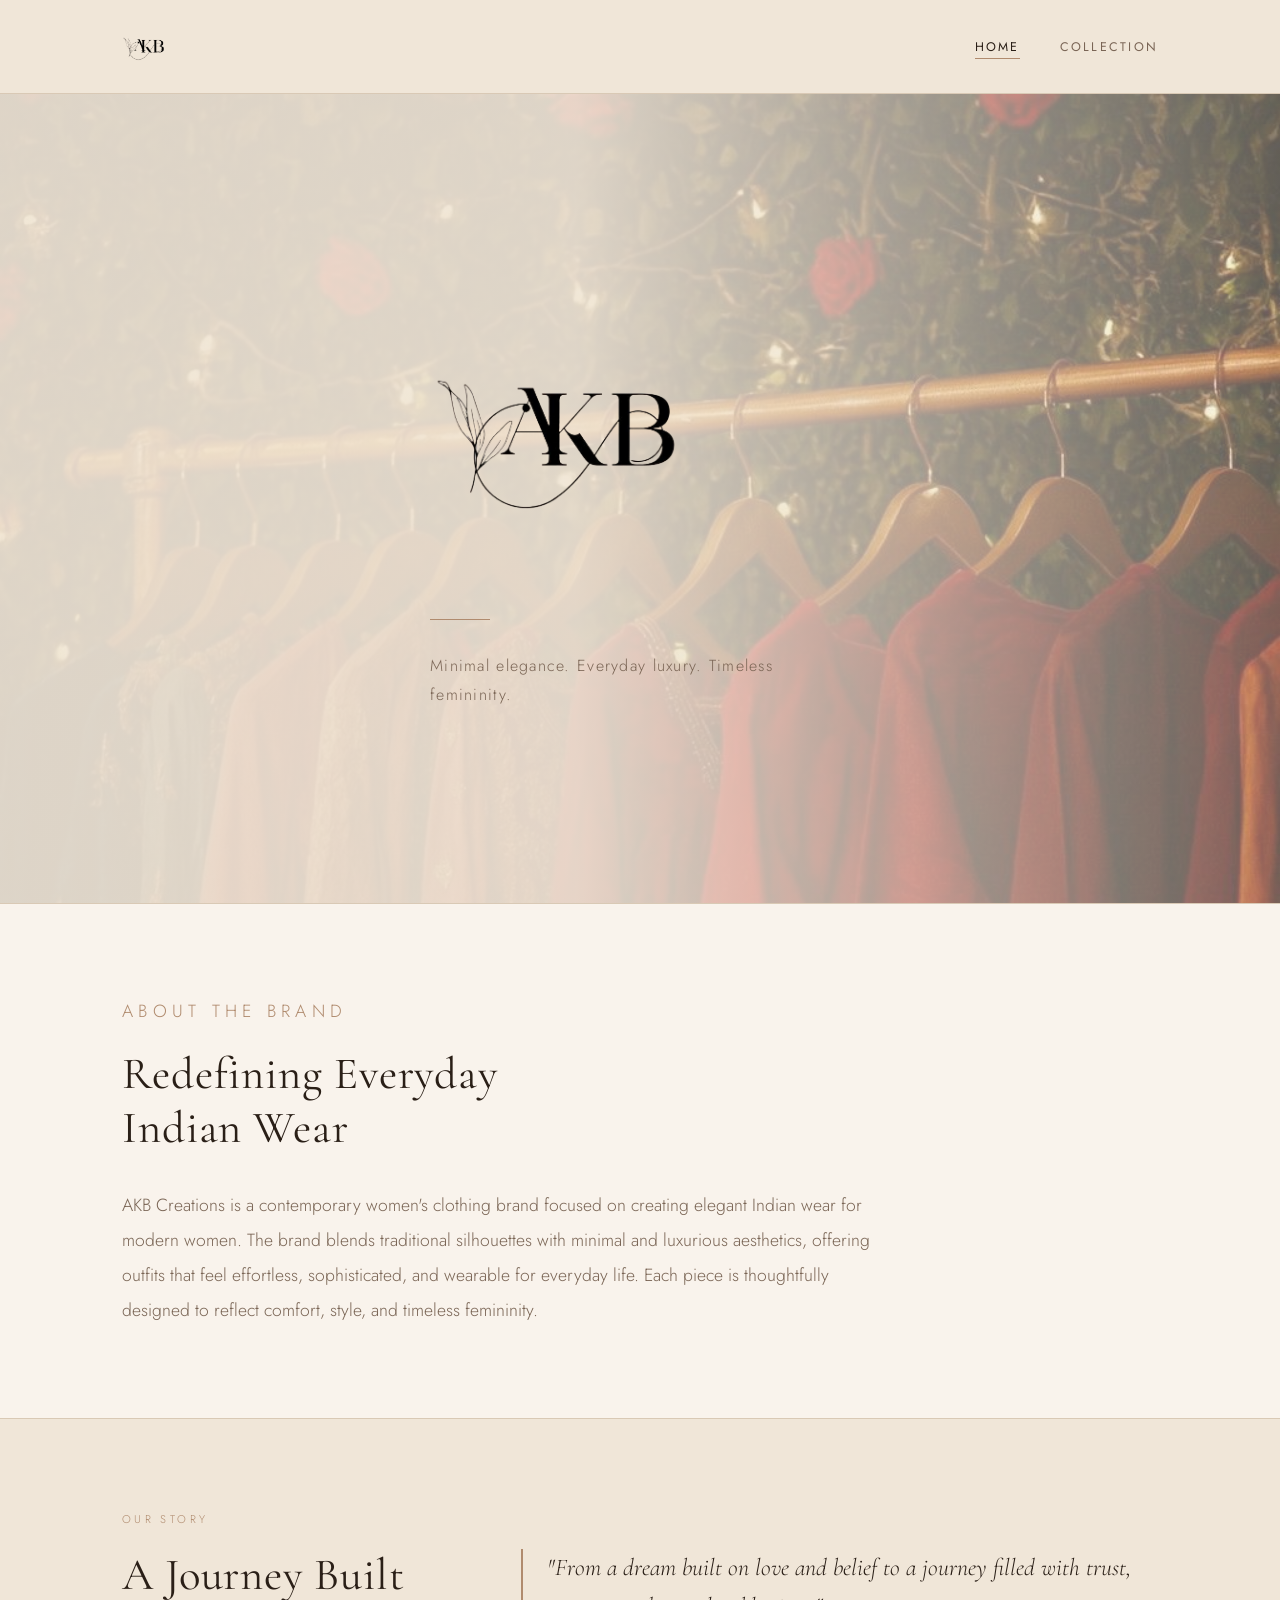
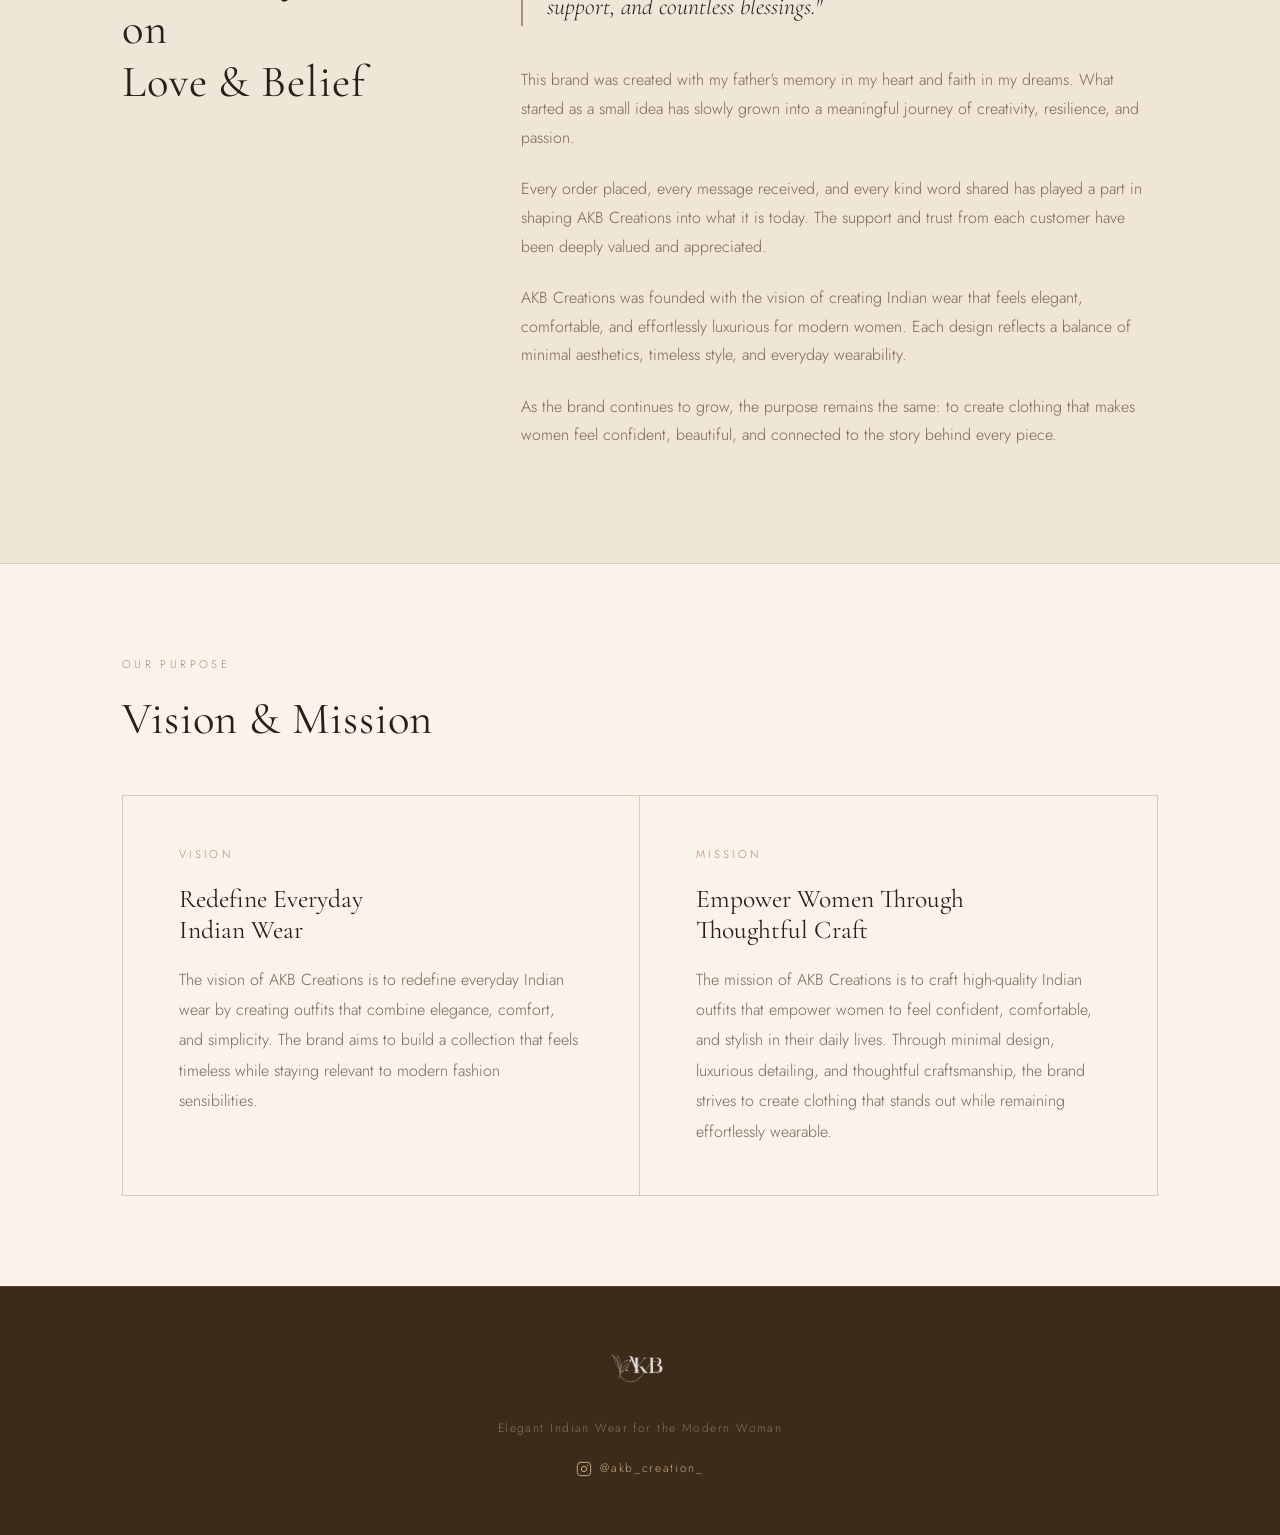
<file: index.html>
<!DOCTYPE html>
<html lang="en">
<head>
  <meta charset="UTF-8" />
  <meta name="viewport" content="width=device-width, initial-scale=1.0" />
  <title>AKB Creations — Elegant Indian Wear</title>
  <link rel="stylesheet" href="styles.css" />
</head>
<body>

  <!-- Navigation -->
  <nav>
    <div class="nav-inner">
      <a href="index.html" class="nav-logo"><img src="Images/png logo.png" alt="AKB Creations" class="nav-logo-img" /></a>
      <ul class="nav-links">
        <li><a href="index.html" class="active">Home</a></li>
        <li><a href="collection.html">Collection</a></li>
      </ul>
    </div>
  </nav>

  <!-- Hero -->
  <section class="hero">
    <div class="hero-bg">
      <img src="Images/hero bg image.jpeg" alt="" class="hero-bg-img" />
      <div class="hero-overlay"></div>
    </div>
    <div class="container hero-content">
      <img src="Images/png logo.png" alt="AKB Creations" class="hero-logo" />
      <div class="hero-divider"></div>
      <p class="hero-tagline">Minimal elegance. Everyday luxury. Timeless femininity.</p>
    </div>
  </section>

  <!-- Brand Introduction -->
  <section class="brand-intro">
    <div class="container">
      <p class="section-label">About the Brand</p>
      <h2>Redefining Everyday<br>Indian Wear</h2>
      <div style="height: 2rem;"></div>
      <p class="intro-text">
        AKB Creations is a contemporary women's clothing brand focused on creating elegant Indian wear for modern women. The brand blends traditional silhouettes with minimal and luxurious aesthetics, offering outfits that feel effortless, sophisticated, and wearable for everyday life. Each piece is thoughtfully designed to reflect comfort, style, and timeless femininity.
      </p>
    </div>
  </section>

  <!-- Brand Story -->
  <section class="brand-story">
    <div class="container">
      <div class="story-grid">

        <div class="story-heading">
          <p class="section-label">Our Story</p>
          <h2>A Journey Built on<br>Love & Belief</h2>
        </div>

        <div class="story-body">
          <blockquote class="story-quote">
            "From a dream built on love and belief to a journey filled with trust, support, and countless blessings."
          </blockquote>
          <p>
            This brand was created with my father's memory in my heart and faith in my dreams. What started as a small idea has slowly grown into a meaningful journey of creativity, resilience, and passion.
          </p>
          <p>
            Every order placed, every message received, and every kind word shared has played a part in shaping AKB Creations into what it is today. The support and trust from each customer have been deeply valued and appreciated.
          </p>
          <p>
            AKB Creations was founded with the vision of creating Indian wear that feels elegant, comfortable, and effortlessly luxurious for modern women. Each design reflects a balance of minimal aesthetics, timeless style, and everyday wearability.
          </p>
          <p>
            As the brand continues to grow, the purpose remains the same: to create clothing that makes women feel confident, beautiful, and connected to the story behind every piece.
          </p>
        </div>

      </div>
    </div>
  </section>

  <!-- Vision & Mission -->
  <section class="vision-mission">
    <div class="container">
      <p class="section-label">Our Purpose</p>
      <h2 style="margin-bottom: 3rem;">Vision &amp; Mission</h2>
      <div class="vm-grid">

        <div class="vm-card">
          <p class="section-label">Vision</p>
          <h3>Redefine Everyday<br>Indian Wear</h3>
          <p>
            The vision of AKB Creations is to redefine everyday Indian wear by creating outfits that combine elegance, comfort, and simplicity. The brand aims to build a collection that feels timeless while staying relevant to modern fashion sensibilities.
          </p>
        </div>

        <div class="vm-card">
          <p class="section-label">Mission</p>
          <h3>Empower Women Through<br>Thoughtful Craft</h3>
          <p>
            The mission of AKB Creations is to craft high-quality Indian outfits that empower women to feel confident, comfortable, and stylish in their daily lives. Through minimal design, luxurious detailing, and thoughtful craftsmanship, the brand strives to create clothing that stands out while remaining effortlessly wearable.
          </p>
        </div>

      </div>
    </div>
  </section>

  <!-- Footer -->
  <footer>
    <div class="container">
      <img src="Images/png logo.png" alt="AKB Creations" class="footer-logo-img" />
      <p>Elegant Indian Wear for the Modern Woman</p>
      <a class="footer-instagram" href="https://www.instagram.com/akb_creation_" target="_blank" rel="noopener noreferrer">
        <svg width="16" height="16" viewBox="0 0 24 24" fill="none" stroke="currentColor" stroke-width="1.5" stroke-linecap="round" stroke-linejoin="round"><rect x="2" y="2" width="20" height="20" rx="5" ry="5"/><circle cx="12" cy="12" r="4"/><circle cx="17.5" cy="6.5" r="1" fill="currentColor" stroke="none"/></svg>
        @akb_creation_
      </a>
    </div>
  </footer>

</body>
</html>
</file>
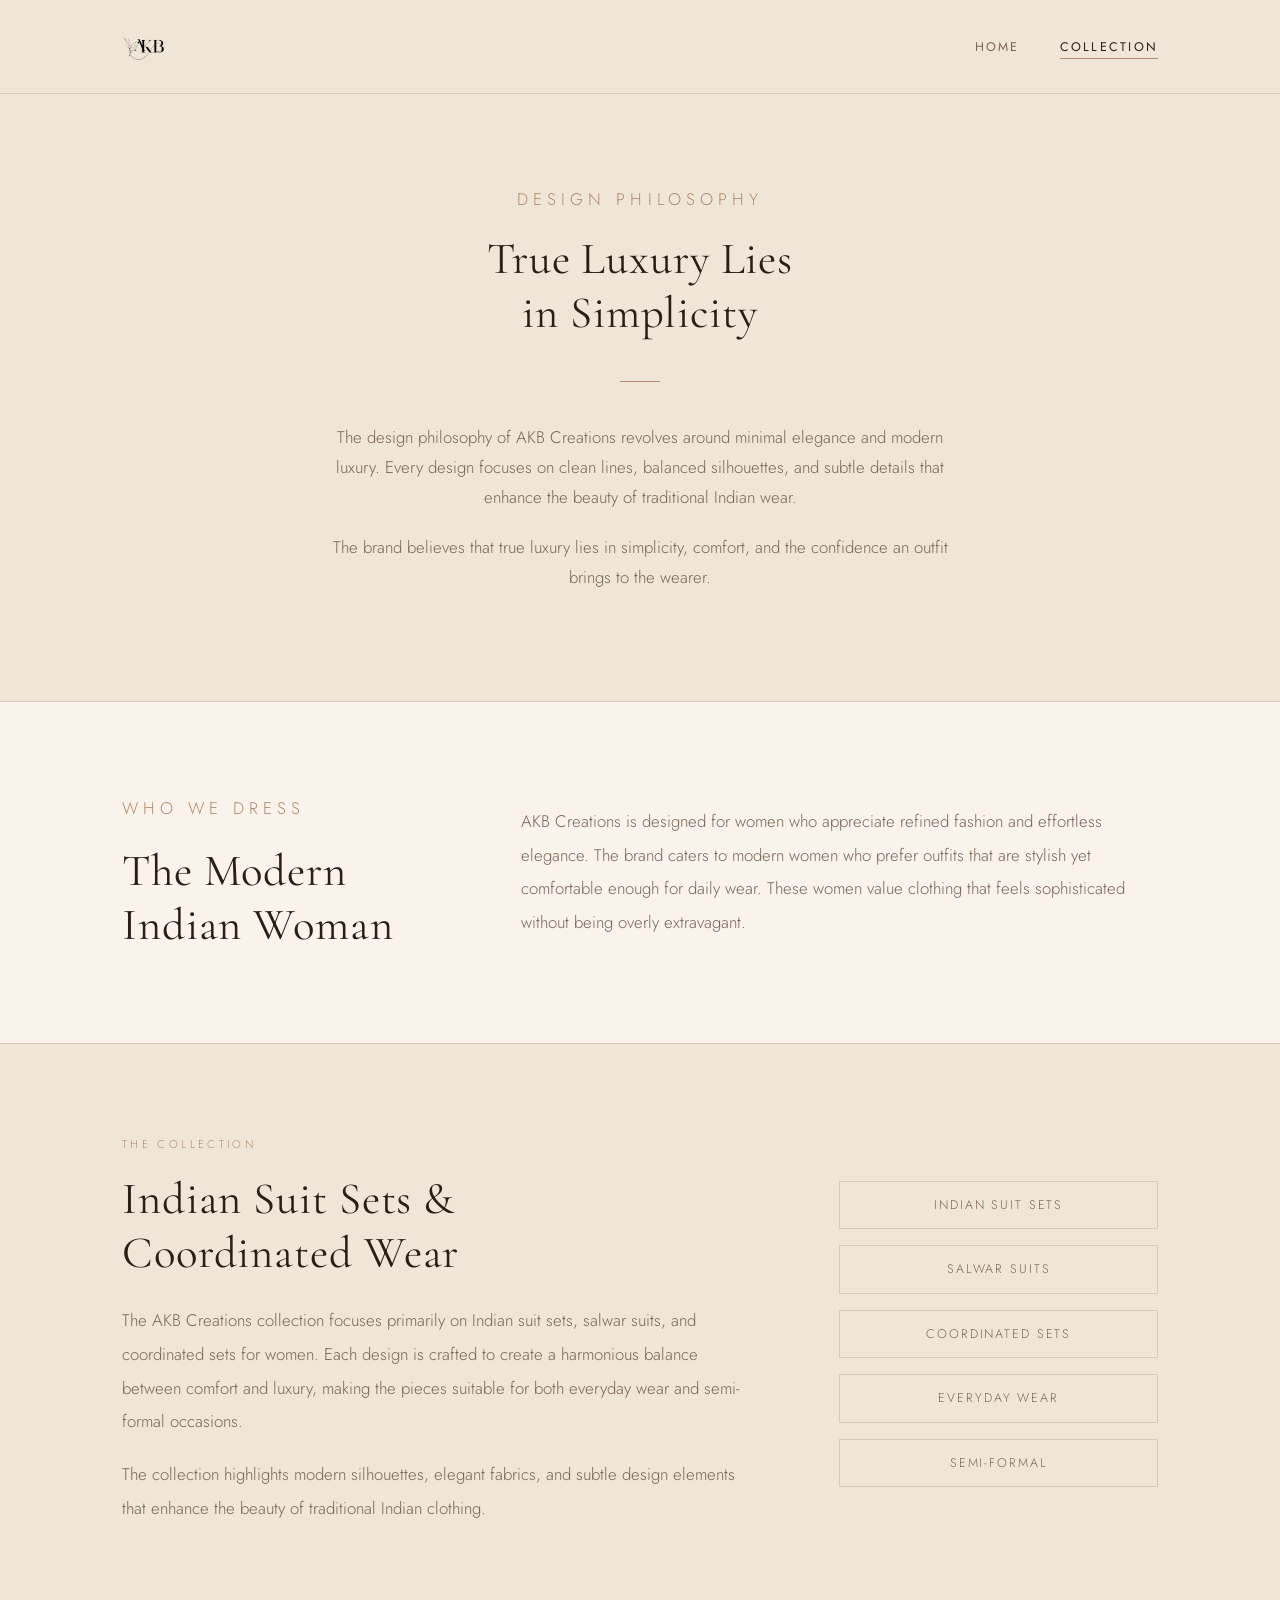
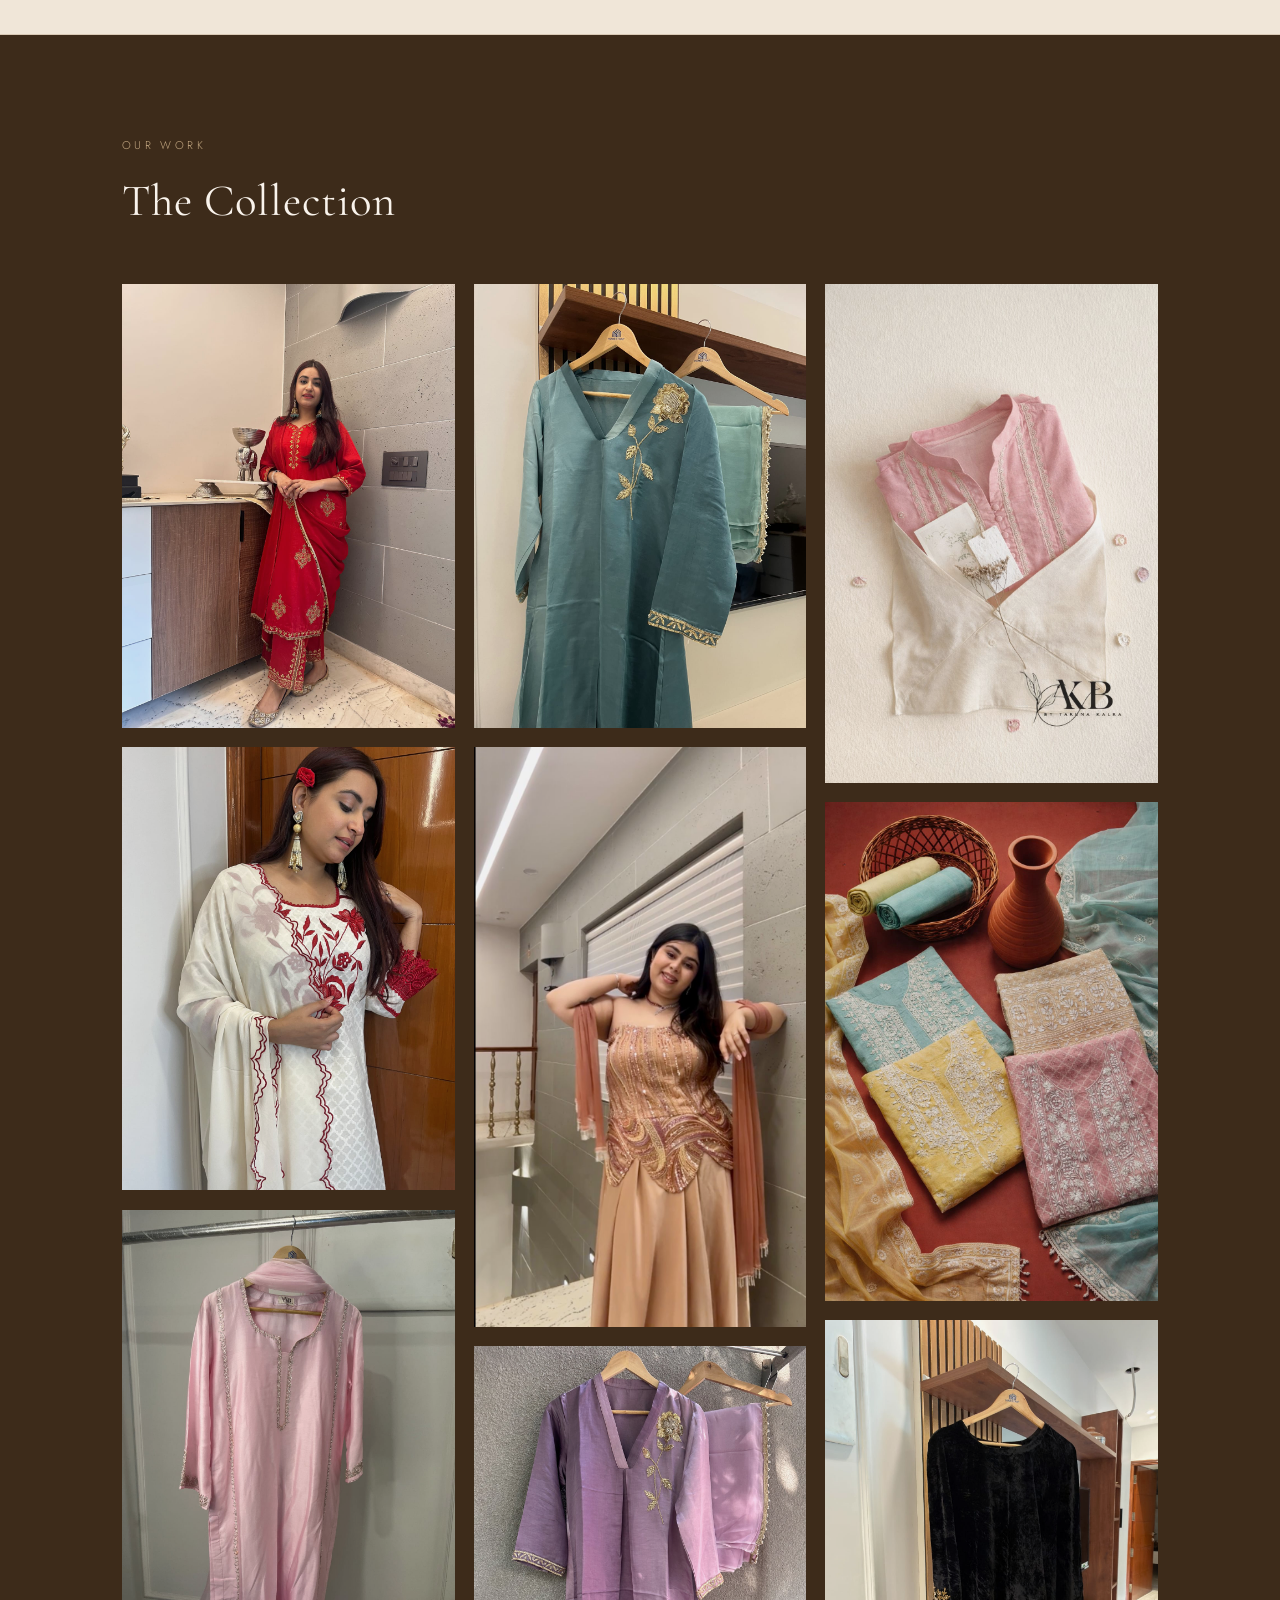
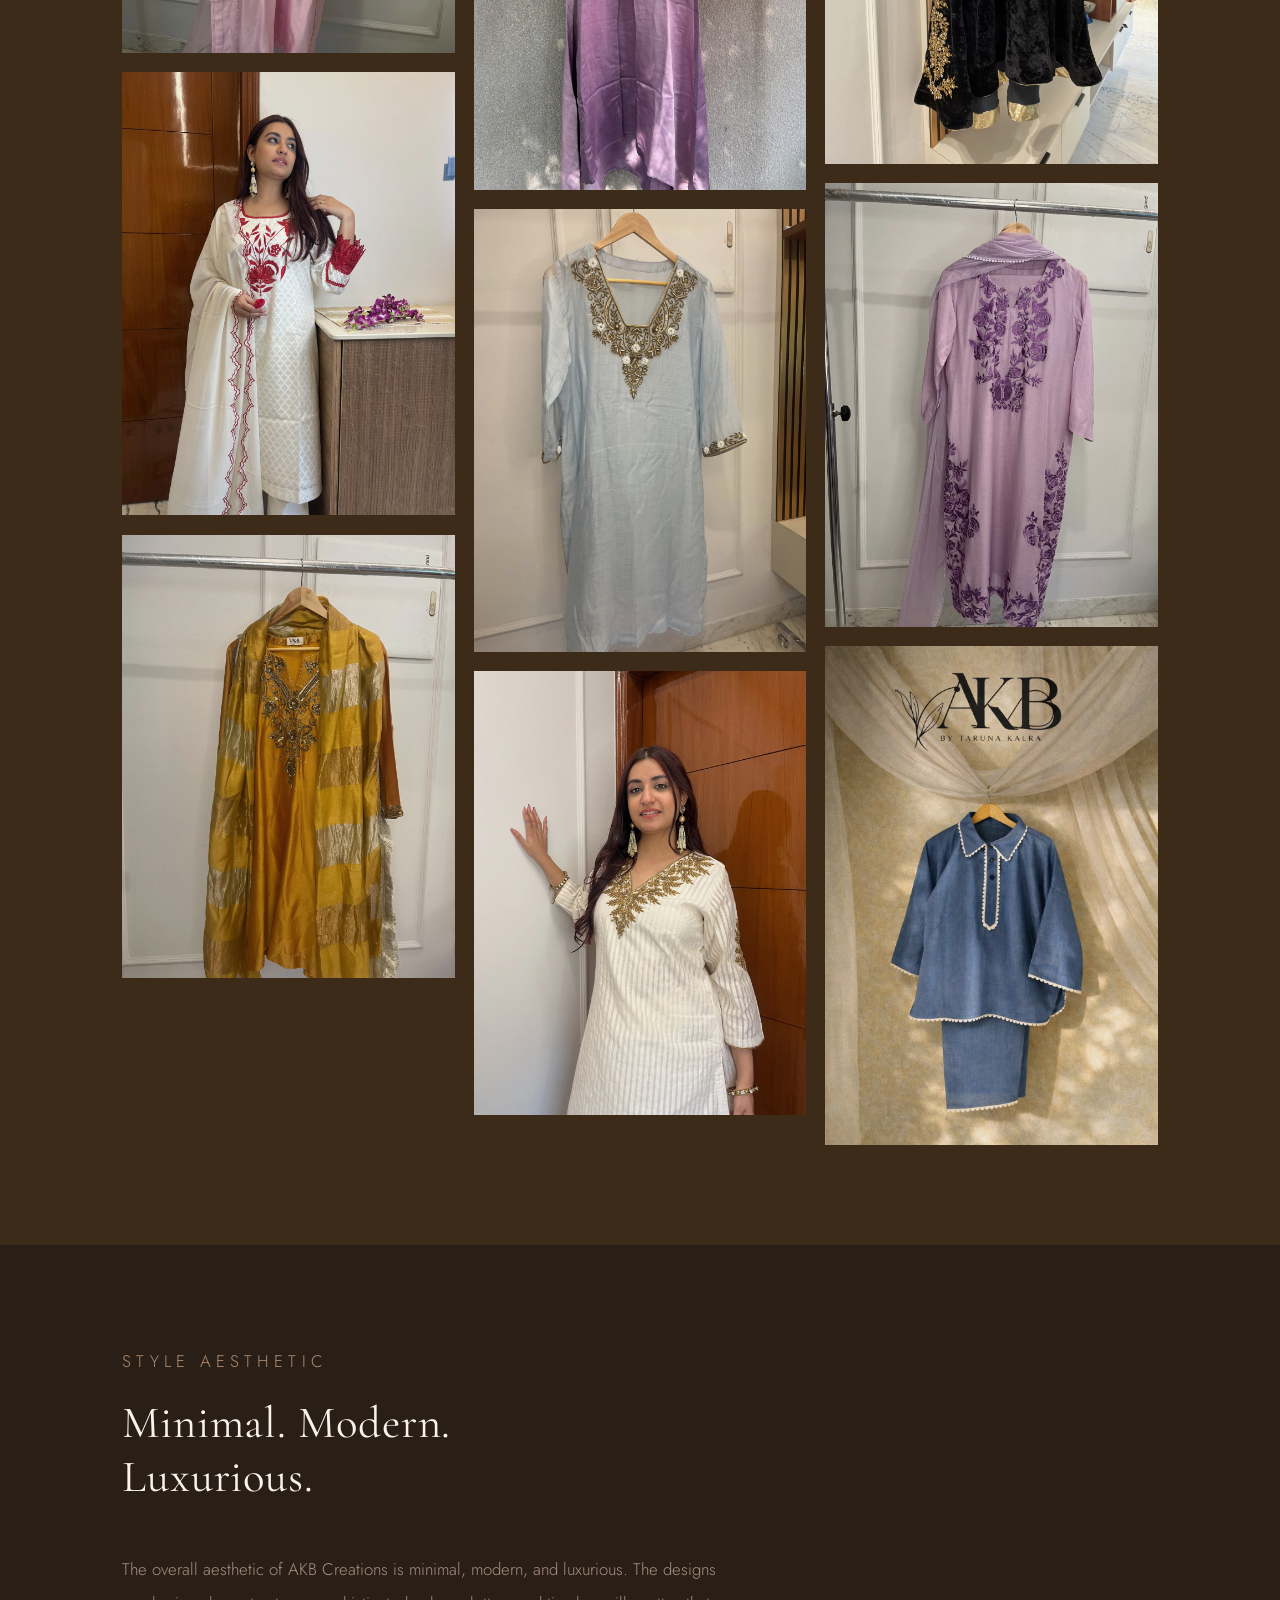
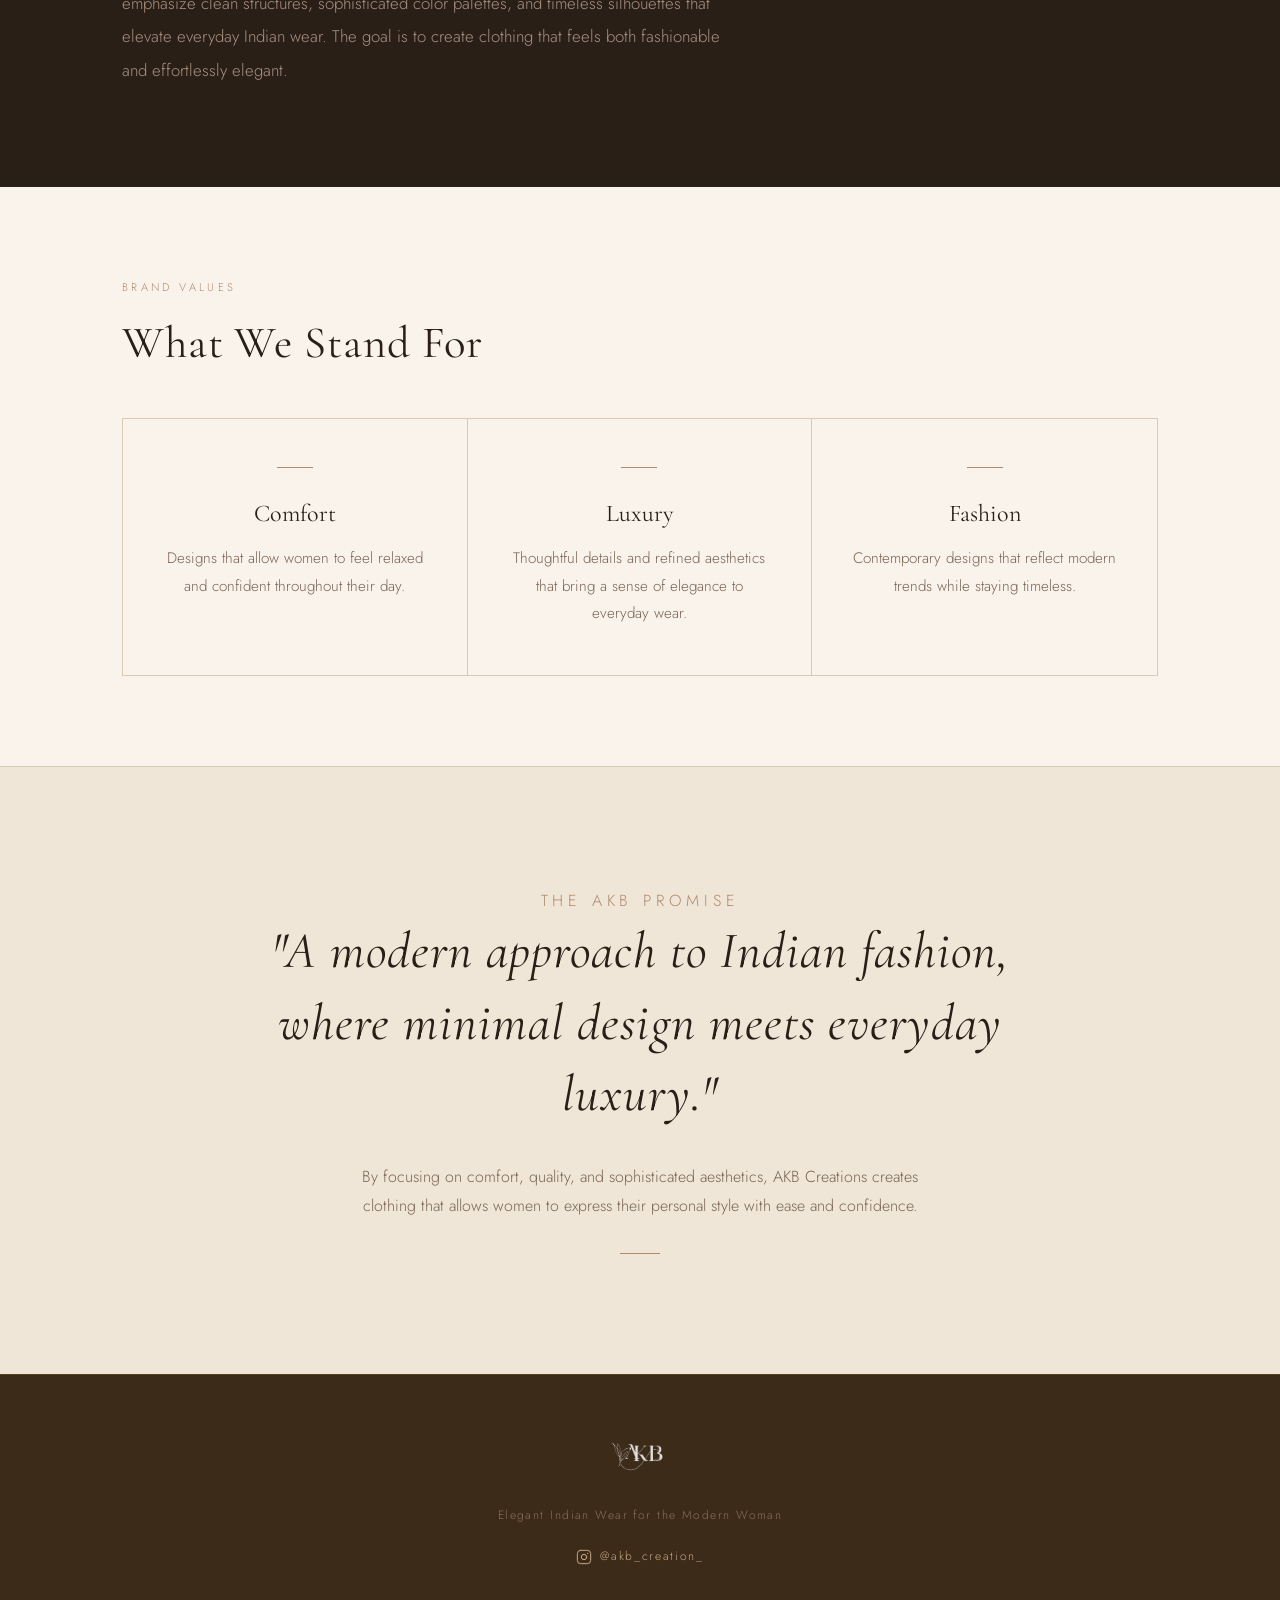
<file: collection.html>
<!DOCTYPE html>
<html lang="en">
<head>
  <meta charset="UTF-8" />
  <meta name="viewport" content="width=device-width, initial-scale=1.0" />
  <title>Collection — AKB Creations</title>
  <link rel="stylesheet" href="styles.css" />
</head>
<body>

  <!-- Navigation -->
  <nav>
    <div class="nav-inner">
      <a href="index.html" class="nav-logo"><img src="Images/png logo.png" alt="AKB Creations" class="nav-logo-img" /></a>
      <ul class="nav-links">
        <li><a href="index.html">Home</a></li>
        <li><a href="collection.html" class="active">Collection</a></li>
      </ul>
    </div>
  </nav>

  <!-- Design Philosophy -->
  <section class="philosophy">
    <div class="container">
      <p class="section-label">Design Philosophy</p>
      <h2>True Luxury Lies<br>in Simplicity</h2>
      <div class="philosophy-rule"></div>
      <p>
        The design philosophy of AKB Creations revolves around minimal elegance and modern luxury. Every design focuses on clean lines, balanced silhouettes, and subtle details that enhance the beauty of traditional Indian wear.
      </p>
      <p>
        The brand believes that true luxury lies in simplicity, comfort, and the confidence an outfit brings to the wearer.
      </p>
    </div>
  </section>

  <!-- Target Audience -->
  <section class="audience">
    <div class="container">
      <div class="audience-grid">

        <div>
          <p class="section-label">Who We Dress</p>
          <h2>The Modern<br>Indian Woman</h2>
        </div>

        <div>
          <p>
            AKB Creations is designed for women who appreciate refined fashion and effortless elegance. The brand caters to modern women who prefer outfits that are stylish yet comfortable enough for daily wear. These women value clothing that feels sophisticated without being overly extravagant.
          </p>
        </div>

      </div>
    </div>
  </section>

  <!-- Collection Overview -->
  <section class="collection">
    <div class="container">
      <p class="section-label">The Collection</p>
      <div class="collection-inner">

        <div class="collection-body">
          <h2>Indian Suit Sets &amp;<br>Coordinated Wear</h2>
          <div style="height: 1.5rem;"></div>
          <p>
            The AKB Creations collection focuses primarily on Indian suit sets, salwar suits, and coordinated sets for women. Each design is crafted to create a harmonious balance between comfort and luxury, making the pieces suitable for both everyday wear and semi-formal occasions.
          </p>
          <p>
            The collection highlights modern silhouettes, elegant fabrics, and subtle design elements that enhance the beauty of traditional Indian clothing.
          </p>
        </div>

        <div>
          <div class="collection-tags">
            <div class="tag">Indian Suit Sets</div>
            <div class="tag">Salwar Suits</div>
            <div class="tag">Coordinated Sets</div>
            <div class="tag">Everyday Wear</div>
            <div class="tag">Semi-Formal</div>
          </div>
        </div>

      </div>
    </div>
  </section>

  <!-- Gallery -->
  <section class="gallery">
    <div class="container">
      <p class="section-label">Our Work</p>
      <h2>The Collection</h2>
      <div class="gallery-grid">
<div class="gallery-item"><img src="Images/11c15c69-87a7-4695-aff1-714f17620d5f.jpg" alt="AKB Creations" /></div>
        <div class="gallery-item"><img src="Images/1c4b0ad2-caaa-401c-b0ec-e03a98b5c4f3.jpg" alt="AKB Creations" /></div>
        <div class="gallery-item"><img src="Images/1ca8b375-45d3-421f-ad8c-0ab961c7d56d.jpg" alt="AKB Creations" /></div>
        <div class="gallery-item"><img src="Images/1e9a5d02-17e1-43d5-9476-5e0e0b22c959.jpg" alt="AKB Creations" /></div>
        <div class="gallery-item"><img src="Images/2b573044-c1dd-45ef-9f8e-ea7bdb1ff842.jpg" alt="AKB Creations" /></div>
        <div class="gallery-item"><img src="Images/2fd0eea7-bdd5-46d9-ae7e-5acf0698e09d.jpg" alt="AKB Creations" /></div>
        <div class="gallery-item"><img src="Images/3270d342-a6fe-4259-9a57-de9798175120.jpg" alt="AKB Creations" /></div>
        <div class="gallery-item"><img src="Images/34bc7487-451f-49b2-a863-8b9e280d2865.jpg" alt="AKB Creations" /></div>
        <div class="gallery-item"><img src="Images/93eec8b3-1af3-48a9-bc3f-472672fc3490.jpg" alt="AKB Creations" /></div>
        <div class="gallery-item"><img src="Images/a5467557-05fd-4f7b-b9c9-6a06199356eb.jpg" alt="AKB Creations" /></div>
        <div class="gallery-item"><img src="Images/a5f0e674-d90d-47a9-babc-88e64927adf6.jpg" alt="AKB Creations" /></div>
        <div class="gallery-item"><img src="Images/a7bffaeb-a062-48b9-afe7-c583db41ed8b.jpg" alt="AKB Creations" /></div>
        <div class="gallery-item"><img src="Images/d5c2dc8a-2f5f-46cf-8b9c-354d955e5714.jpg" alt="AKB Creations" /></div>
        <div class="gallery-item"><img src="Images/e24511c9-ce80-462c-bded-1e9c5a70a49e.jpg" alt="AKB Creations" /></div>
        <div class="gallery-item"><img src="Images/f49589ad-dce9-451d-a828-cf2936a7d186.jpg" alt="AKB Creations" /></div>
      </div>
    </div>
  </section>

  <!-- Style Aesthetic -->
  <section class="aesthetic">
    <div class="container">
      <p class="section-label">Style Aesthetic</p>
      <h2>Minimal. Modern.<br>Luxurious.</h2>
      <div style="height: 1.5rem;"></div>
      <p>
        The overall aesthetic of AKB Creations is minimal, modern, and luxurious. The designs emphasize clean structures, sophisticated color palettes, and timeless silhouettes that elevate everyday Indian wear. The goal is to create clothing that feels both fashionable and effortlessly elegant.
      </p>
    </div>
  </section>

  <!-- Brand Values -->
  <section class="values">
    <div class="container">
      <p class="section-label">Brand Values</p>
      <h2>What We Stand For</h2>
      <div class="values-grid">

        <div class="value-card">
          <div class="value-icon"></div>
          <h3>Comfort</h3>
          <p>Designs that allow women to feel relaxed and confident throughout their day.</p>
        </div>

        <div class="value-card">
          <div class="value-icon"></div>
          <h3>Luxury</h3>
          <p>Thoughtful details and refined aesthetics that bring a sense of elegance to everyday wear.</p>
        </div>

        <div class="value-card">
          <div class="value-icon"></div>
          <h3>Fashion</h3>
          <p>Contemporary designs that reflect modern trends while staying timeless.</p>
        </div>

      </div>
    </div>
  </section>

  <!-- Closing Statement -->
  <section class="closing">
    <div class="container">
      <p class="section-label">The AKB Promise</p>
      <h2>"A modern approach to Indian fashion, where minimal design meets everyday luxury."</h2>
      <p>
        By focusing on comfort, quality, and sophisticated aesthetics, AKB Creations creates clothing that allows women to express their personal style with ease and confidence.
      </p>
      <div class="closing-rule"></div>
    </div>
  </section>

  <!-- Footer -->
  <footer>
    <div class="container">
      <img src="Images/png logo.png" alt="AKB Creations" class="footer-logo-img" />
      <p>Elegant Indian Wear for the Modern Woman</p>
      <a class="footer-instagram" href="https://www.instagram.com/akb_creation_" target="_blank" rel="noopener noreferrer">
        <svg width="16" height="16" viewBox="0 0 24 24" fill="none" stroke="currentColor" stroke-width="1.5" stroke-linecap="round" stroke-linejoin="round"><rect x="2" y="2" width="20" height="20" rx="5" ry="5"/><circle cx="12" cy="12" r="4"/><circle cx="17.5" cy="6.5" r="1" fill="currentColor" stroke="none"/></svg>
        @akb_creation_
      </a>
    </div>
  </footer>

</body>
</html>
</file>
<file: styles.css>
/* ============================================
   AKB Creations — Shared Stylesheet
   ============================================ */

@import url('https://fonts.googleapis.com/css2?family=Cormorant+Garamond:ital,wght@0,300;0,400;0,500;0,600;1,300;1,400&family=Jost:wght@300;400;500&display=swap');

/* --- Variables --- */
:root {
  --cream: #F0E6D8;
  --warm-white: #F9F3EC;
  --brown: #6B4C35;
  --brown-light: #C4A882;
  --brown-deep: #3D2B1A;
  --blush: #B08B6E;
  --blush-light: #DECAB3;
  --charcoal: #2A1F17;
  --muted: #7A6555;
  --border: #D9C9B5;
  --max-width: 1100px;
}

/* --- Reset & Base --- */
*, *::before, *::after {
  box-sizing: border-box;
  margin: 0;
  padding: 0;
}

html {
  font-size: 16px;
  scroll-behavior: smooth;
}

body {
  background-color: var(--cream);
  color: var(--charcoal);
  font-family: 'Jost', sans-serif;
  font-weight: 300;
  line-height: 1.8;
  -webkit-font-smoothing: antialiased;
}

/* --- Typography --- */
h1, h2, h3, h4 {
  font-family: 'Cormorant Garamond', serif;
  font-weight: 400;
  line-height: 1.2;
  color: var(--charcoal);
}

h1 { font-size: clamp(3rem, 7vw, 6rem); letter-spacing: 0.04em; }
h2 { font-size: clamp(1.8rem, 3.5vw, 2.8rem); letter-spacing: 0.02em; }
h3 { font-size: clamp(1.2rem, 2.5vw, 1.6rem); }

p {
  font-size: 1rem;
  color: var(--muted);
  max-width: 640px;
}

/* --- Layout --- */
.container {
  max-width: var(--max-width);
  margin: 0 auto;
  padding: 0 2rem;
}

section {
  padding: 90px 0;
}

/* --- Nav --- */
nav {
  position: sticky;
  top: 0;
  z-index: 100;
  background-color: var(--cream);
  border-bottom: 1px solid var(--border);
  padding: 1.4rem 0;
}

.nav-inner {
  max-width: var(--max-width);
  margin: 0 auto;
  padding: 0 2rem;
  display: flex;
  justify-content: space-between;
  align-items: center;
}

.nav-logo {
  text-decoration: none;
  display: flex;
  align-items: center;
}

.nav-logo-img {
  height: 48px;
  width: auto;
  object-fit: contain;
}

.nav-links {
  display: flex;
  gap: 2.5rem;
  list-style: none;
}

.nav-links a {
  font-family: 'Jost', sans-serif;
  font-size: 0.78rem;
  font-weight: 400;
  letter-spacing: 0.18em;
  text-transform: uppercase;
  color: var(--muted);
  text-decoration: none;
  border-bottom: 1px solid transparent;
  padding-bottom: 2px;
}

.nav-links a:hover,
.nav-links a.active {
  color: var(--charcoal);
  border-bottom-color: var(--blush);
}

/* --- Hero --- */
.hero {
  position: relative;
  padding: 0;
  border-bottom: 1px solid var(--border);
  min-height: 90vh;
  display: flex;
  align-items: center;
}

.hero-bg {
  position: absolute;
  inset: 0;
  z-index: 0;
}

.hero-bg-img {
  width: 100%;
  height: 100%;
  object-fit: cover;
  object-position: center top;
}

.hero-overlay {
  position: absolute;
  inset: 0;
  background: linear-gradient(to right, rgba(240,230,216,0.92) 45%, rgba(240,230,216,0.4) 100%);
}

.hero-content {
  position: relative;
  z-index: 1;
  padding-top: 80px;
  padding-bottom: 80px;
}

.hero-logo {
  width: 280px;
  max-width: 80%;
  height: auto;
  object-fit: contain;
  margin-bottom: 0.5rem;
}

.hero-eyebrow {
  font-family: 'Jost', sans-serif;
  font-size: 0.72rem;
  letter-spacing: 0.28em;
  text-transform: uppercase;
  color: var(--blush);
  margin-bottom: 1.5rem;
}

.hero h1 {
  font-style: italic;
  margin-bottom: 1.5rem;
}

.hero-tagline {
  font-family: 'Jost', sans-serif;
  font-size: 1rem;
  font-weight: 300;
  letter-spacing: 0.08em;
  color: var(--muted);
  max-width: 420px;
}

.hero-divider {
  width: 60px;
  height: 1px;
  background: var(--blush);
  margin: 2rem 0;
}

/* --- Section Labels --- */
.section-label {
  font-family: 'Jost', sans-serif;
  font-size: 0.7rem;
  letter-spacing: 0.3em;
  text-transform: uppercase;
  color: var(--blush);
  margin-bottom: 1.2rem;
}

/* --- Brand Introduction --- */
.brand-intro {
  background-color: var(--warm-white);
}

.brand-intro .intro-text {
  max-width: 760px;
}

.brand-intro p {
  font-size: 1.1rem;
  line-height: 2;
  max-width: 760px;
}

/* --- Brand Story --- */
.brand-story {
  border-top: 1px solid var(--border);
  border-bottom: 1px solid var(--border);
}

.story-grid {
  display: grid;
  grid-template-columns: 1fr 2fr;
  gap: 5rem;
  align-items: start;
}

.story-heading {
  position: sticky;
  top: 100px;
}

.story-body p {
  margin-bottom: 1.4rem;
  max-width: 100%;
}

.story-quote {
  font-family: 'Cormorant Garamond', serif;
  font-size: 1.5rem;
  font-style: italic;
  color: var(--charcoal);
  border-left: 2px solid var(--blush);
  padding-left: 1.5rem;
  margin: 2.5rem 0;
  max-width: 100%;
  line-height: 1.6;
}

/* --- Vision & Mission --- */
.vision-mission {
  background-color: var(--warm-white);
}

.vm-grid {
  display: grid;
  grid-template-columns: 1fr 1fr;
  gap: 0;
  border: 1px solid var(--border);
}

.vm-card {
  padding: 3rem 3.5rem;
}

.vm-card:first-child {
  border-right: 1px solid var(--border);
}

.vm-card h3 {
  margin-bottom: 1.2rem;
}

.vm-card p {
  max-width: 100%;
  line-height: 1.9;
}

/* --- Page 2: Philosophy --- */
.philosophy {
  text-align: center;
}

.philosophy h2 {
  margin-bottom: 2rem;
}

.philosophy p {
  margin: 0 auto 1.2rem;
  font-size: 1.05rem;
  text-align: center;
}

.philosophy-rule {
  width: 40px;
  height: 1px;
  background: var(--blush);
  margin: 2.5rem auto;
}

/* --- Target Audience --- */
.audience {
  background-color: var(--warm-white);
  border-top: 1px solid var(--border);
  border-bottom: 1px solid var(--border);
}

.audience-grid {
  display: grid;
  grid-template-columns: 1fr 2fr;
  gap: 5rem;
  align-items: center;
}

.audience p {
  max-width: 100%;
  font-size: 1.05rem;
  line-height: 2;
}

/* --- Collection Overview --- */
.collection {
  border-bottom: 1px solid var(--border);
}

.collection-inner {
  display: grid;
  grid-template-columns: 2fr 1fr;
  gap: 5rem;
  align-items: start;
}

.collection-body p {
  max-width: 100%;
  margin-bottom: 1.2rem;
  font-size: 1.05rem;
  line-height: 2;
}

.collection-tags {
  display: flex;
  flex-direction: column;
  gap: 1rem;
  padding-top: 0.5rem;
}

.tag {
  font-family: 'Jost', sans-serif;
  font-size: 0.78rem;
  letter-spacing: 0.15em;
  text-transform: uppercase;
  color: var(--muted);
  border: 1px solid var(--border);
  padding: 0.75rem 1.2rem;
  text-align: center;
}

/* --- Gallery --- */
.gallery {
  background-color: var(--brown-deep);
  padding: 100px 0;
}

.gallery .section-label {
  color: var(--brown-light);
}

.gallery h2 {
  color: var(--warm-white);
  margin-bottom: 3.5rem;
}

.gallery-grid {
  columns: 3;
  column-gap: 1.2rem;
}

.gallery-item {
  break-inside: avoid;
  margin-bottom: 1.2rem;
  overflow: hidden;
}

.gallery-item img {
  width: 100%;
  display: block;
  object-fit: cover;
  filter: brightness(0.96) saturate(0.92);
}

/* --- Style Aesthetic --- */
.aesthetic {
  background-color: var(--charcoal);
  padding: 100px 0;
}

.aesthetic .section-label {
  color: var(--blush);
}

.aesthetic h2 {
  color: var(--warm-white);
  margin-bottom: 1.5rem;
}

.aesthetic p {
  color: #A89080;
  max-width: 620px;
  font-size: 1.05rem;
  line-height: 2;
}

/* --- Brand Values --- */
.values {
  background-color: var(--warm-white);
}

.values-grid {
  display: grid;
  grid-template-columns: repeat(3, 1fr);
  gap: 0;
  border: 1px solid var(--border);
  margin-top: 3rem;
}

.value-card {
  padding: 3rem 2.5rem;
  border-right: 1px solid var(--border);
  text-align: center;
}

.value-card:last-child {
  border-right: none;
}

.value-icon {
  width: 36px;
  height: 1px;
  background: var(--blush);
  margin: 0 auto 2rem;
}

.value-card h3 {
  font-size: 1.5rem;
  margin-bottom: 1rem;
}

.value-card p {
  font-size: 0.95rem;
  max-width: 100%;
  text-align: center;
}

/* --- Closing Statement --- */
.closing {
  padding: 120px 0;
  border-top: 1px solid var(--border);
  text-align: center;
}

.closing h2 {
  font-size: clamp(2rem, 4vw, 3.2rem);
  font-style: italic;
  max-width: 780px;
  margin: 0 auto 2rem;
  line-height: 1.4;
}

.closing p {
  margin: 0 auto;
  text-align: center;
  font-size: 1rem;
  max-width: 600px;
}

.closing-rule {
  width: 40px;
  height: 1px;
  background: var(--blush);
  margin: 2rem auto 0;
}

/* --- Footer --- */
footer {
  background-color: var(--brown-deep);
  padding: 3rem 0;
  text-align: center;
  border-top: 1px solid #5C3D27;
}

.footer-logo-img {
  height: 60px;
  width: auto;
  object-fit: contain;
  filter: brightness(0) invert(1);
  opacity: 0.85;
  margin-bottom: 0.8rem;
}

footer p {
  font-size: 0.75rem;
  letter-spacing: 0.12em;
  color: #8A7060;
  max-width: 100%;
  text-align: center;
}

.footer-instagram {
  display: inline-flex;
  align-items: center;
  gap: 0.5rem;
  margin-top: 1.2rem;
  font-family: 'Jost', sans-serif;
  font-size: 0.75rem;
  letter-spacing: 0.14em;
  color: var(--brown-light);
  text-decoration: none;
  border-bottom: 1px solid transparent;
  padding-bottom: 2px;
}

.footer-instagram:hover {
  color: var(--warm-white);
  border-bottom-color: var(--brown-light);
}

/* --- Responsive --- */
@media (max-width: 768px) {
  .story-grid,
  .audience-grid,
  .collection-inner {
    grid-template-columns: 1fr;
    gap: 2.5rem;
  }

  .vm-grid {
    grid-template-columns: 1fr;
  }

  .vm-card:first-child {
    border-right: none;
    border-bottom: 1px solid var(--border);
  }

  .values-grid {
    grid-template-columns: 1fr;
  }

  .value-card {
    border-right: none;
    border-bottom: 1px solid var(--border);
  }

  .value-card:last-child {
    border-bottom: none;
  }

  .gallery-grid {
    columns: 2;
  }

  .story-heading {
    position: static;
  }
}

@media (max-width: 480px) {
  .gallery-grid {
    columns: 1;
  }
}
</file>
